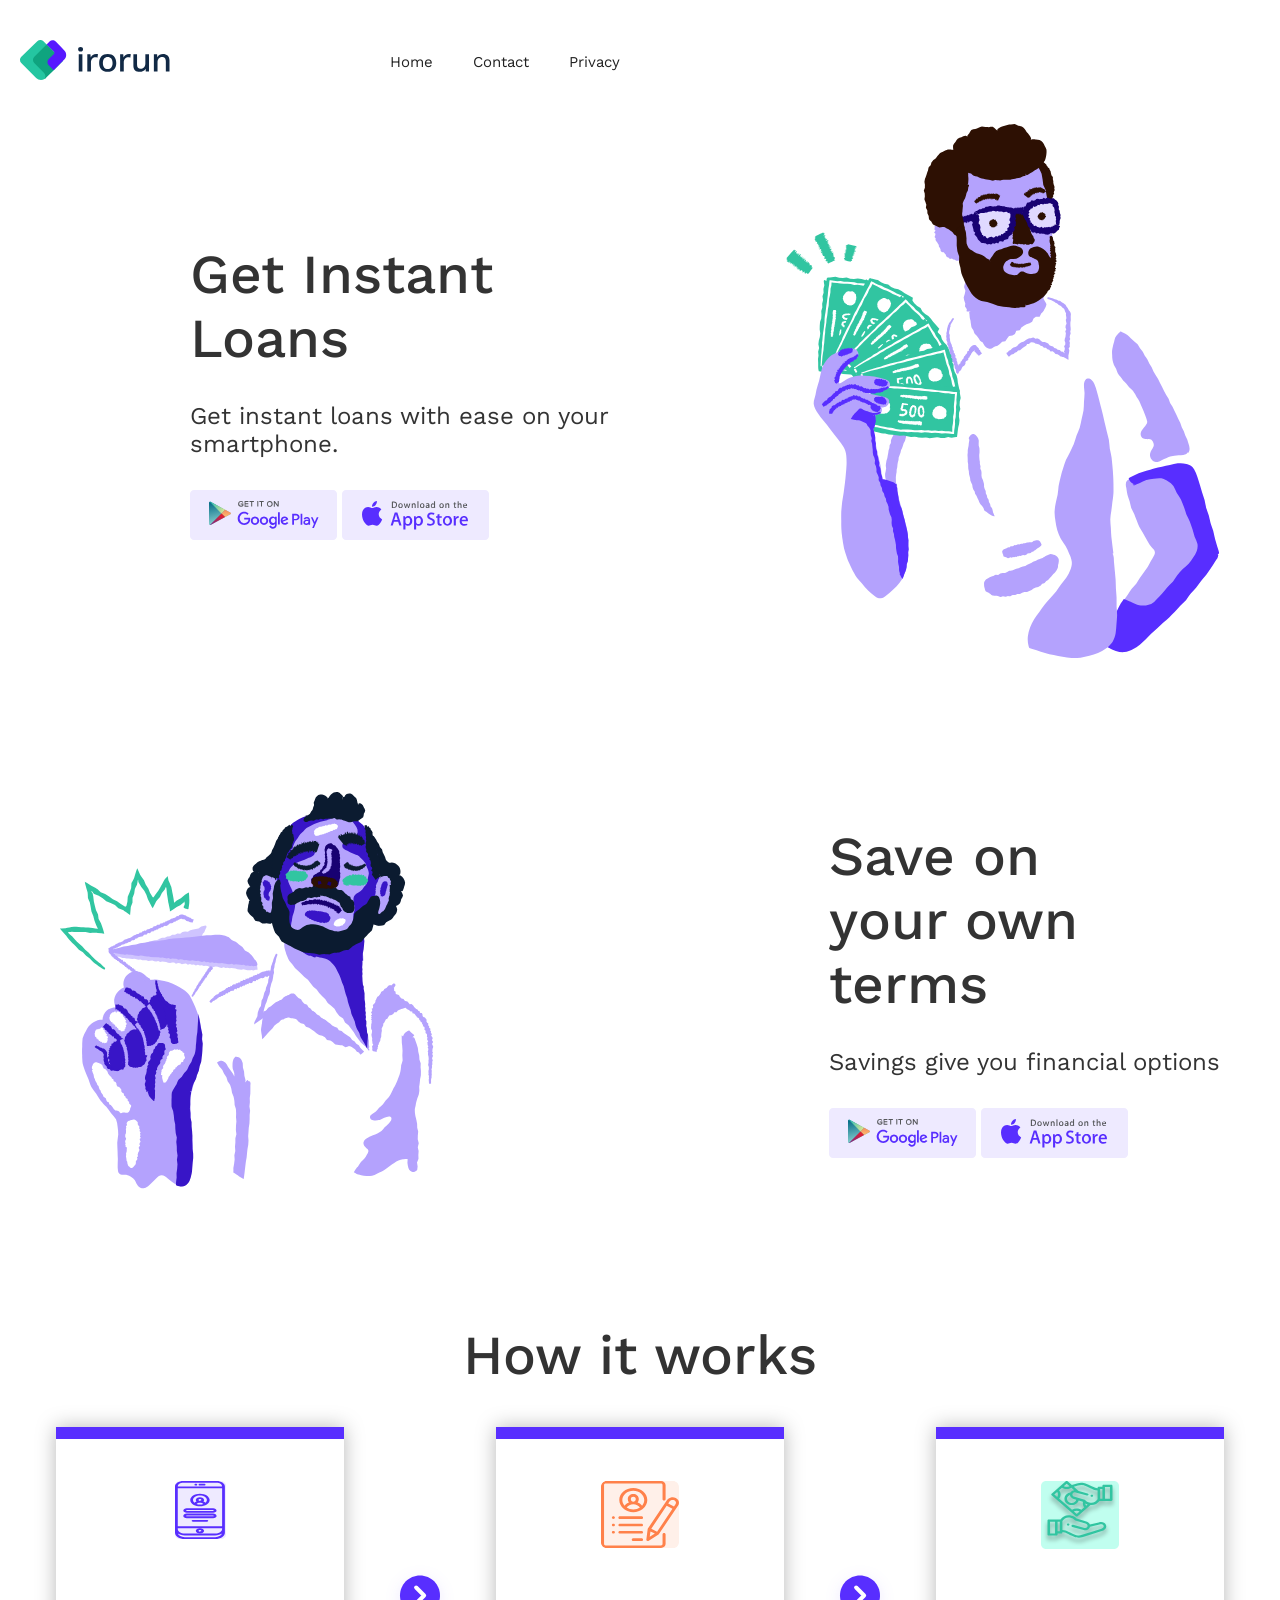
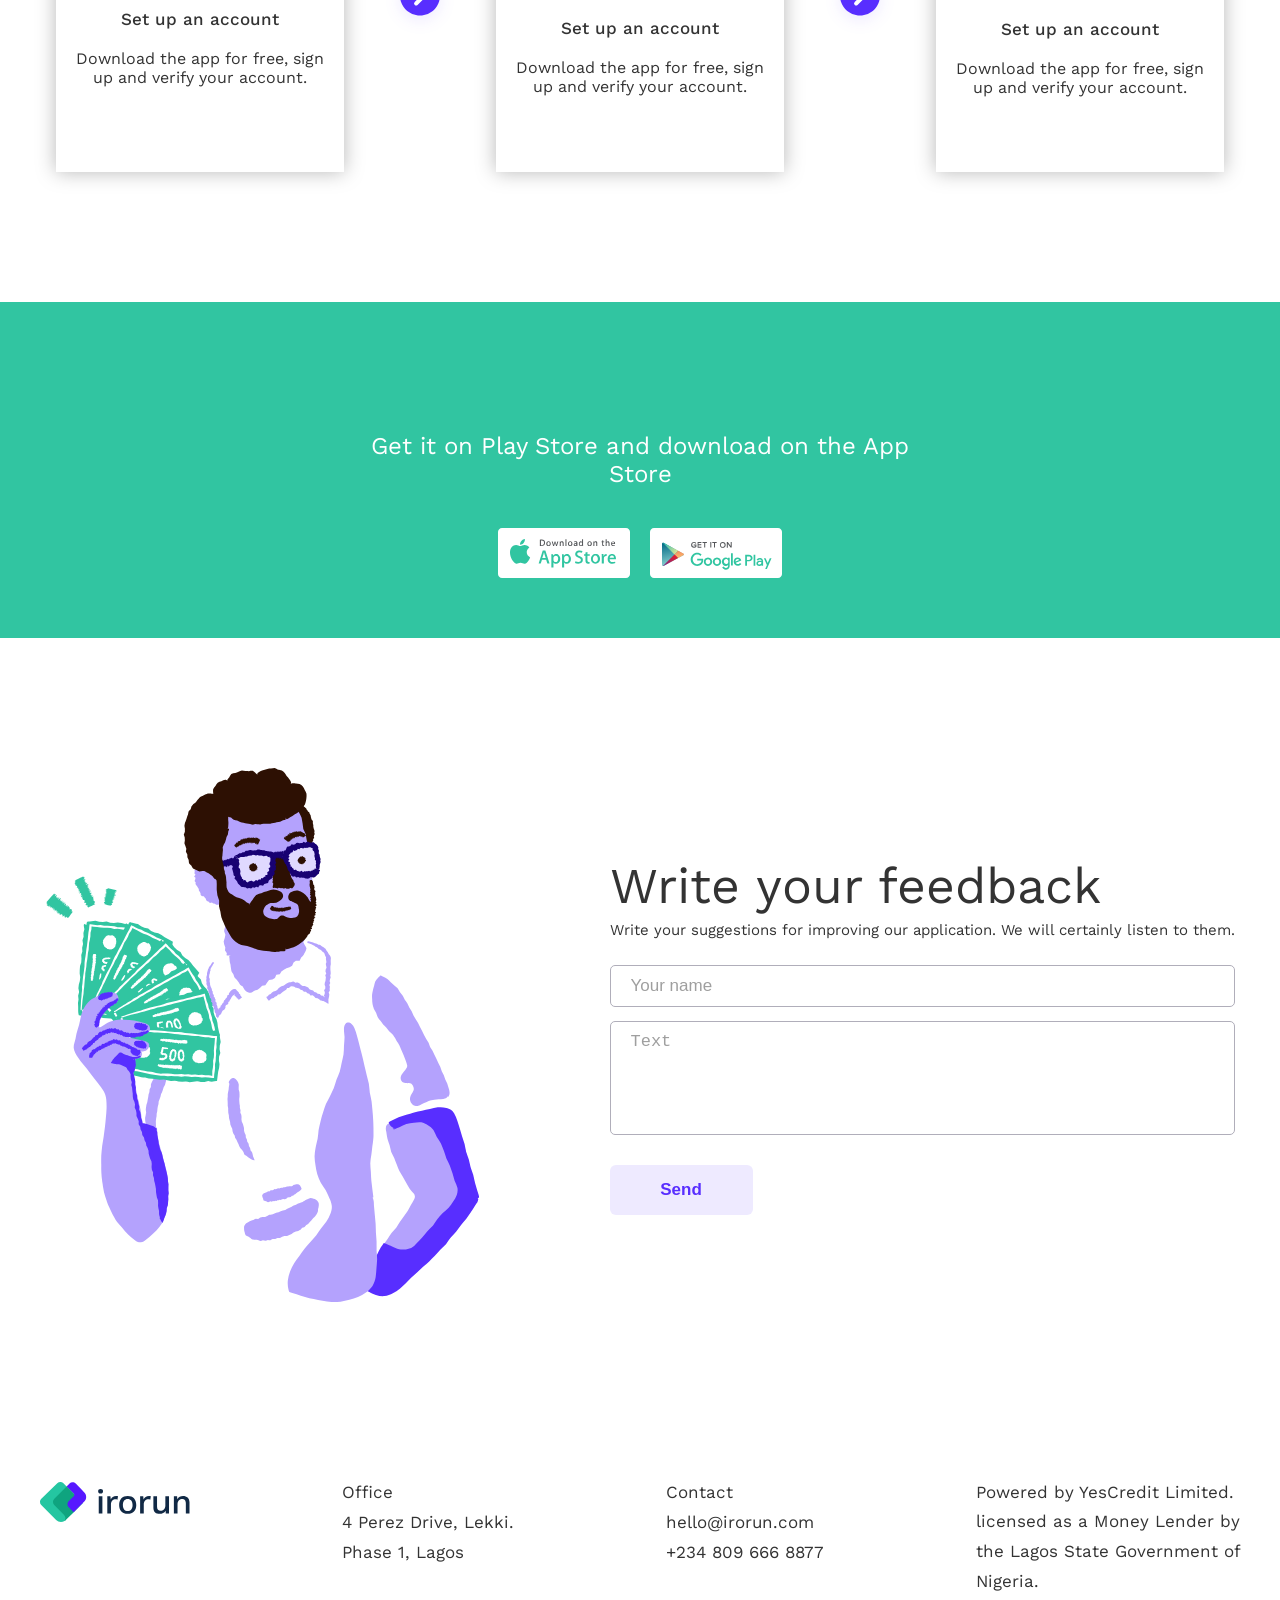
<file: index.html>
<!DOCTYPE html>
<html lang="en">
  <head>
    <meta charset="UTF-8" />
    <meta name="viewport" content="width=device-width, initial-scale=1.0" />
    <link rel="preconnect" href="https://fonts.googleapis.com" />
    <link rel="preconnect" href="https://fonts.gstatic.com" crossorigin />
    <link
      href="https://fonts.googleapis.com/css2?family=Work+Sans:ital,wght@0,100..900;1,100..900&display=swap"
      rel="stylesheet"
    />
    <link rel="stylesheet" href="/style.css" />
    <title>Irorun</title>
  </head>
  <body class="body">
    <header class="header">
      <div class="header__inner">
        <a href="#" class="logo header__logo">
          <img src="./assets/logo.svg" alt="Irorun logo" />
        </a>
        <nav class="menu">
          <ul class="menu__list">
            <li class="menu__item">
              <a href="#">Home</a>
            </li>
            <li class="menu__item">
              <a href="#">Contact</a>
            </li>
            <li class="menu__item">
              <a href="#">Privacy</a>
            </li>
          </ul>
        </nav>
      </div>
    </header>
    <main class="main">
      <section class="section">
        <div class="left__column">
          <h1 class="left__column-title">Get Instant Loans</h1>
          <p class="left__column-description">
            Get instant loans with ease on your smartphone.
          </p>
          <div class="left__column-btns">
            <a href="#">
              <img src="./assets/google-purple.svg" alt="" />
            </a>
            <a href="#">
              <img src="./assets/apple-purple.svg" alt="" />
            </a>
          </div>
        </div>
        <div class="right__column">
          <img src="./assets/man-1.svg" alt="" />
        </div>
      </section>
      <section class="section">
        <div class="right__column">
          <img src="./assets/man-2.svg" alt="" />
        </div>
        <div class="left__column">
          <h2 class="left__column-title">Save on your own terms</h2>
          <p class="left__column-description">
            Savings give you financial options
          </p>
          <div class="left__column-btns">
            <a href="#">
              <img src="./assets/google-purple.svg" alt="" />
            </a>
            <a href="#">
              <img src="./assets/apple-purple.svg" alt="" />
            </a>
          </div>
        </div>
      </section>
      <section class="section__works">
        <h2 class="section__works-title">How it works</h2>
        <div class="cards">
          <div class="card">
            <img class="card__img" src="./assets/account.svg" alt="" />
            <h3 class="card__title">Set up an account</h3>
            <p class="card__description">
              Download the app for free, sign up and verify your account.
            </p>
          </div>
          <img class="card__arrow" src="./assets/arrow.svg" alt="" />
          <div class="card">
            <img class="card__img" src="./assets/paper-pencil.svg" alt="" />
            <h3 class="card__title">Set up an account</h3>
            <p class="card__description">
              Download the app for free, sign up and verify your account.
            </p>
          </div>
          <img class="card__arrow" src="./assets/arrow.svg" alt="" />
          <div class="card">
            <img class="card__img" src="./assets/hands-money.svg" alt="" />
            <h3 class="card__title">Set up an account</h3>
            <p class="card__description">
              Download the app for free, sign up and verify your account.
            </p>
          </div>
        </div>
      </section>
      <section class="section__app">
        <h2 class="section__app-title">
          Get it on Play Store and download on the App Store
        </h2>
        <div class="section__app-btns">
          <img src="./assets/apple-white.svg" alt="" />
          <img src="./assets/google-white.svg" alt="" />
        </div>
      </section>
      <section class="section__form">
        <img src="./assets/man-3.svg" alt="" />
        <form action="#" class="form">
          <h2 class="form__title">Write your feedback</h2>
          <p class="form__description">
            Write your suggestions for improving our application. We will
            certainly listen to them.
          </p>
          <input placeholder="Your name" type="text" class="form__input" />
          <textarea
            placeholder="Text"
            class="form__textarea"
            name=""
            id=""
          ></textarea>
          <button class="form__button">Send</button>
        </form>
      </section>
    </main>
    <footer class="footer">
      <img class="footer__img" src="./assets/logo.svg" alt="" />
      <ul class="footer__list">
        <li>Office</li>
        <li>4 Perez Drive, Lekki.</li>
        <li>Phase 1, Lagos</li>
      </ul>
      <ul class="footer__list">
        <li>Contact</li>
        <li>hello@irorun.com</li>
        <li>+234 809 666 8877</li>
      </ul>
      <div class="footer__rights">
        <h4 class="footer__rights-title">Powered by YesCredit Limited.</h4>
        <p class="footer__rights-description">
          licensed as a Money Lender by the Lagos State Government of Nigeria.
        </p>
      </div>
    </footer>
  </body>
</html>
</file>
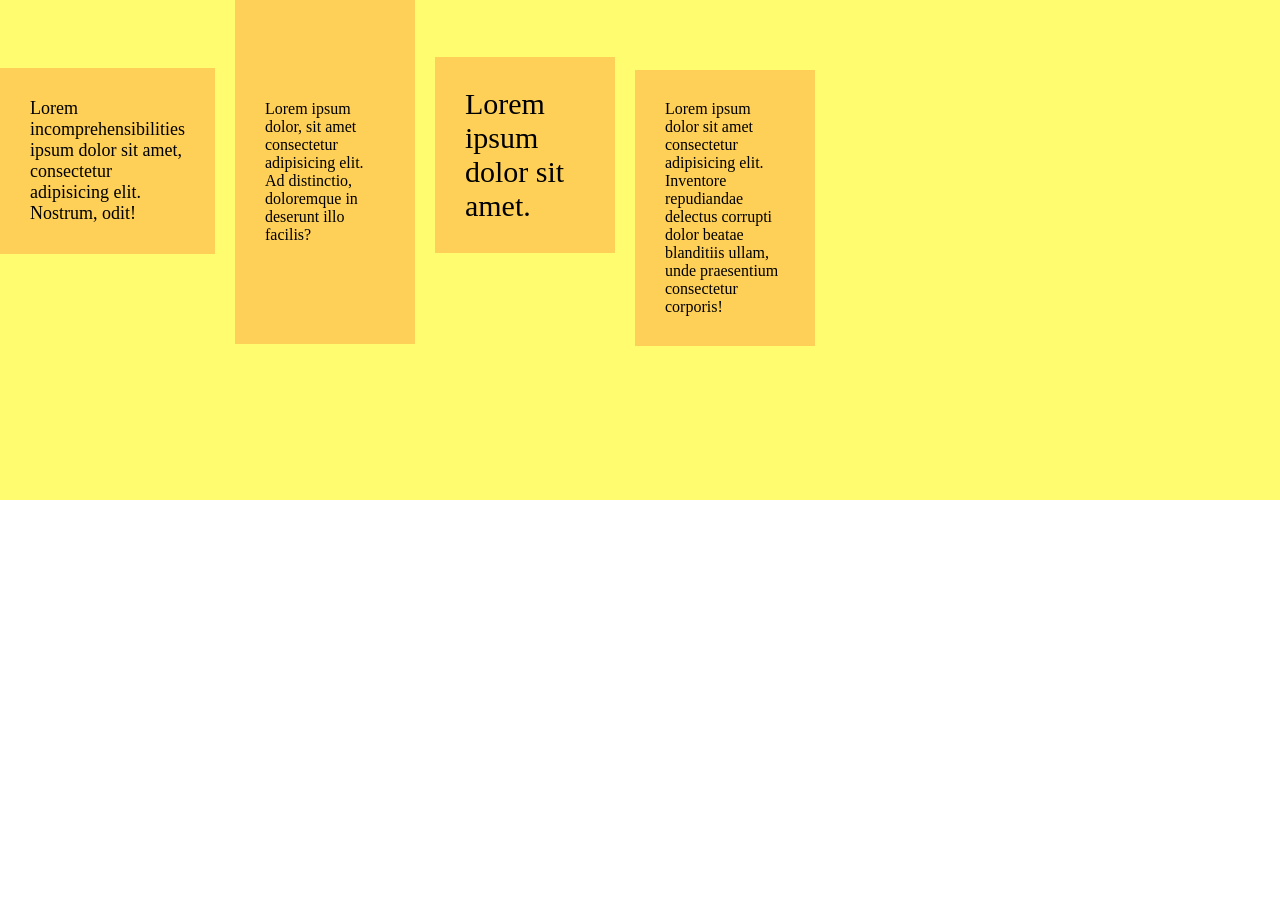
<file: baseline-example/index.html>
<!DOCTYPE html>
<html lang="en">

<head>
  <meta charset="UTF-8">
  <meta http-equiv="X-UA-Compatible" content="IE=edge">
  <meta name="viewport" content="width=device-width, initial-scale=1.0">
  <title>Flexbox</title>
  <link rel="stylesheet" href="styles.css">
</head>

<body>
  <div class="container">
    <div class="item item-1">Lorem incomprehensibilities ipsum dolor sit amet, consectetur adipisicing elit. Nostrum,
      odit!</div>
    <div class="item item-2">Lorem ipsum dolor, sit amet consectetur adipisicing elit. Ad distinctio, doloremque in
      deserunt illo facilis?</div>
    <div class="item item-3">Lorem ipsum dolor sit amet.</div>
    <div class="item item-4">Lorem ipsum dolor sit amet consectetur adipisicing elit. Inventore repudiandae delectus
      corrupti dolor beatae blanditiis ullam, unde praesentium consectetur corporis!</div>
  </div>
</body>

</html>
</file>
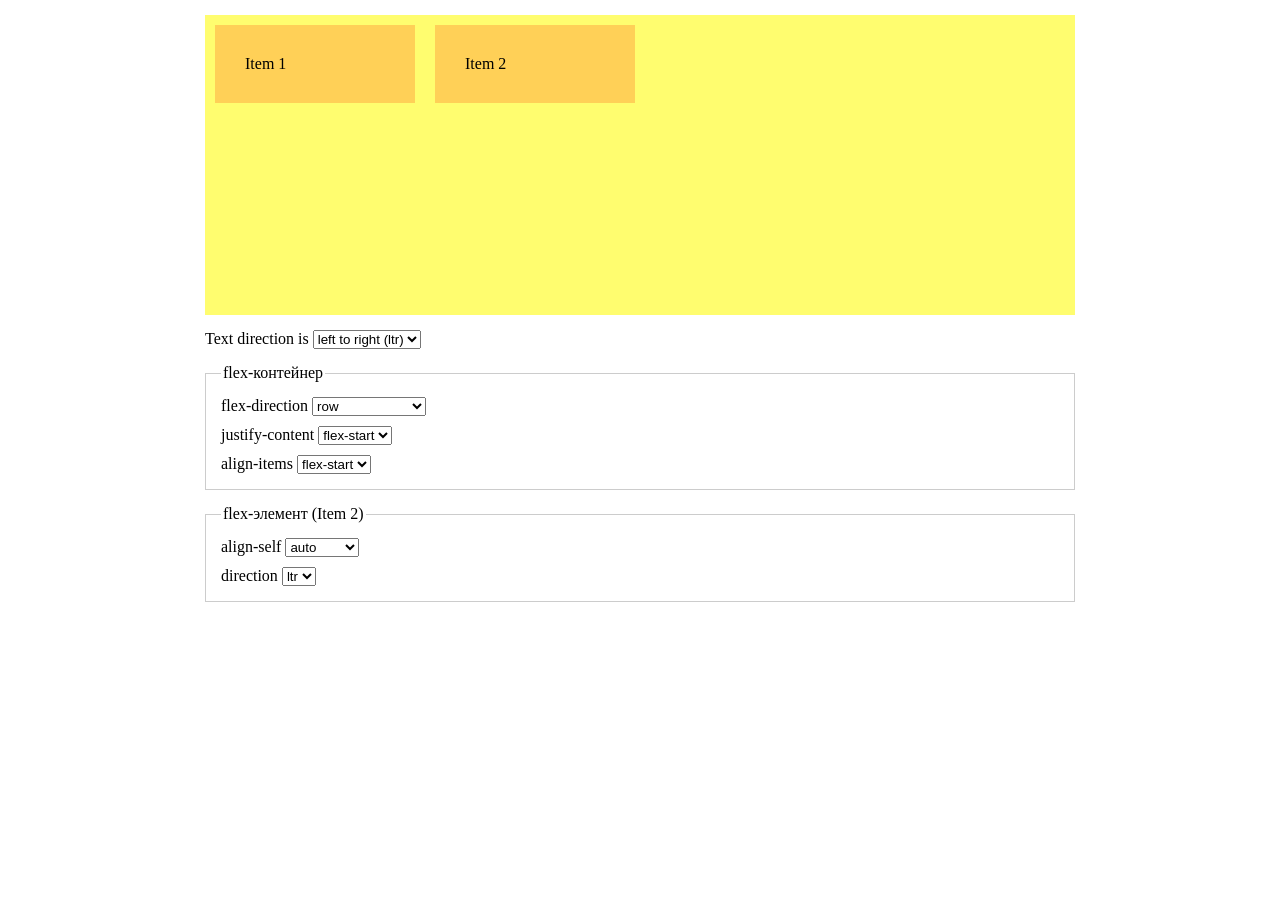
<file: direction-example/index.html>
<!DOCTYPE html>
<html lang="en" dir="ltr">

<head>
  <meta charset="UTF-8">
  <meta http-equiv="X-UA-Compatible" content="IE=edge">
  <meta name="viewport" content="width=device-width, initial-scale=1.0">
  <title>Flexbox</title>
  <link rel="stylesheet" href="styles.css">
</head>

<body>

  <div class="container">
    <div class="flex-container">
      <div class="flex-item">Item 1</div>
      <div class="flex-item flex-item-2">Item 2</div>
    </div>

    <label>
      Text direction is
      <select class="global-dir-switcher">
        <option value="ltr">left to right (ltr)</option>
        <option value="rtl">right to left (rtl)</option>
      </select>
    </label>

    <fieldset class="controls">
      <legend>flex-контейнер</legend>

      <label>
        flex-direction
        <select class="var-switcher" data-type="flex-direction">
          <option value="row">row</option>
          <option value="row-reverse">row-reverse</option>
          <option value="column">column</option>
          <option value="column-reverse">column-reverse</option>
        </select>
      </label>

      <label>
        justify-content
        <select class="var-switcher" data-type="justify-content">
          <option value="flex-start">flex-start</option>
          <option value="flex-end">flex-end</option>
          <option value="start">start</option>
          <option value="end">end</option>
          <option value="left">left</option>
          <option value="right">right</option>
        </select>
      </label>

      <label>
        align-items
        <select class="var-switcher" data-type="align-items">
          <option value="flex-start">flex-start</option>
          <option value="flex-end">flex-end</option>
          <option value="start">start</option>
          <option value="end">end</option>
          <option value="self-start">self-start</option>
          <option value="self-end">self-end</option>
        </select>
      </label>

    </fieldset>

    <fieldset class="controls">
      <legend>flex-элемент (Item 2)</legend>

      <label>
        align-self
        <select class="var-switcher" data-type="align-self">
          <option value="auto">auto</option>
          <option value="flex-start">flex-start</option>
          <option value="flex-end">flex-end</option>
          <option value="start">start</option>
          <option value="end">end</option>
          <option value="self-start">self-start</option>
          <option value="self-end">self-end</option>
        </select>
      </label>

      <label>
        direction
        <select class="var-switcher" data-type="direction-item">
          <option value="ltr">ltr</option>
          <option value="rtl">rtl</option>
        </select>
      </label>

    </fieldset>
  </div>

  <script src="app.js"></script>
</body>

</html>
</file>
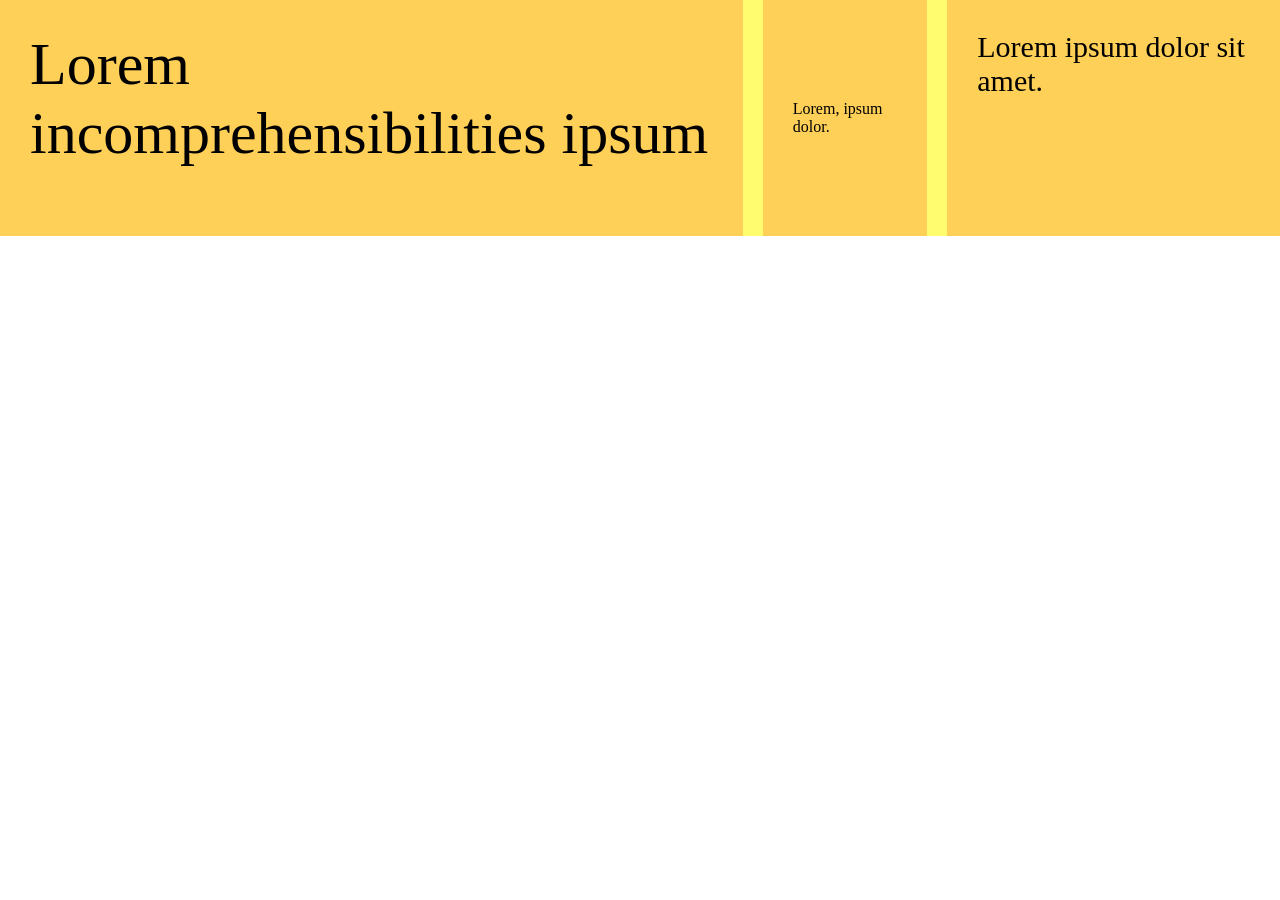
<file: safe-example/index.html>
<!DOCTYPE html>
<html lang="en">

<head>
  <meta charset="UTF-8">
  <meta http-equiv="X-UA-Compatible" content="IE=edge">
  <meta name="viewport" content="width=device-width, initial-scale=1.0">
  <title>Flexbox</title>
  <link rel="stylesheet" href="styles.css">
</head>

<body>
  <div class="container">
    <div class="item item-1">Lorem incomprehensibilities ipsum</div>
    <div class="item item-2">Lorem, ipsum dolor.</div>
    <div class="item item-3">Lorem ipsum dolor sit amet.</div>
  </div>
</body>

</html>
</file>
<file: style.css>
* {
  padding: 0;
  margin: 0;
  box-sizing: border-box;
  text-decoration: none;
}

:root {
  --text-color-nav: #222222;
  --text-color-base: #333333;
  --text-color-secondary: #ffffff;
  --text-color-hover: #0082f3;
  --color-bg: #31c5a1;
}

li {
  list-style: none;
}

a {
  text-decoration: none;
  color: inherit;
}

.body {
  font-family: "Work Sans", sans-serif;
  color: var(--text-color-base);
}

.header {
  max-width: 1240px;
  align-items: center;
  margin: 0 auto;
  padding: 40px 0;
}

.header__inner {
  display: flex;
  justify-content: space-between;
  max-width: 600px;
  align-items: center;
}

.menu__list {
  display: flex;
  gap: 40px;
  align-items: center;
}

.menu__item {
  cursor: pointer;
  font-size: 15px;
  color: var(--text-color-nav);
  transition: color 0.3s ease;
}

.menu__item:hover {
  color: var(--text-color-hover);
}

.main {
  display: flex;
  flex-direction: column;
  gap: 130px;
}

.section {
  max-width: 1240px;
  padding: 0 40px;
  margin: 0 auto;
  display: flex;
  width: 100%;
  align-items: center;
  justify-content: space-between;
}

.left__column {
  display: flex;
  flex-direction: column;
  gap: 32px;
  padding-left: 130px;
}

.left__column-title {
  font-weight: 500;
  font-size: 55px;
  max-width: 306px;
}

.left__column-description {
  font-size: 24px;
  max-width: 434px;
}

.section__works {
  display: flex;
  flex-direction: column;
  gap: 40px;
  margin-bottom: 60px;
  max-width: 1240px;
  margin: 0 auto;
}

.section__works-title {
  font-weight: 500;
  font-size: 55px;
  text-align: center;
}

.cards {
  display: flex;
  justify-content: space-between;
  gap: 40px;
}

.card {
  display: flex;
  flex-direction: column;
  gap: 20px;
  max-width: 288px;
  filter: drop-shadow(0px 0px 10px #b7b7b7);
  background-color: white;
  text-align: center;
  border-top: 12px solid #582eff;
  padding: 42px 20px 75px 20px;
}

.card__img {
  width: 51px;
  margin: 0 auto;
  height: auto;
  margin-bottom: 50px;
}

.card:not(:first-child) .card__img {
  width: 78px;
}

.card__title {
  font-size: 17px;
  font-weight: 500;
  color: #333333;
}

.section__app {
  display: flex;
  flex-direction: column;
  justify-content: center;
  align-items: center;
  padding: 130px 0 60px 0;
  background-color: #31c5a1;
}

.section__app-title {
  color: white;
  font-weight: 400;
  text-align: center;
  margin-bottom: 40px;
  max-width: 555px;
}

.section__app-btns {
  display: flex;
  align-items: center;
  gap: 20px;
}

.section__app-btns img {
  cursor: pointer;
}

.section__form {
  max-width: 1240px;
  margin: 0 auto;
  display: flex;
  justify-content: space-between;
  gap: 130px;
  align-items: center;
  margin-bottom: 120px;
}

.form {
  display: flex;
  flex-direction: column;
}

.form__title {
  font-size: 50px;
  font-weight: 400;
  margin-bottom: 6px;
}

.form__description {
  font-size: 15px;
  margin-bottom: 26px;
}

.form__input {
  font-size: 17px;
  padding: 10px 20px;
  border-radius: 5px;
  border: 1.5px solid #b0aeba;
  margin-bottom: 14px;
}

.form__input::placeholder {
  color: #9f9f9f;
}

.form__textarea {
  font-size: 17px;
  border-radius: 5px;
  border: 1.5px solid #b0aeba;
  padding: 10px 20px;
  height: 114px;
  margin-bottom: 30px;
  resize: none;
}

.form__textarea::placeholder {
  color: #9f9f9f;
}

.form__button {
  max-width: 143px;
  height: 50px;
  display: flex;
  justify-content: center;
  align-items: center;
  background-color: #eeeaff;
  color: #582eff;
  font-size: 17px;
  font-weight: 600;
  border: none;
  border-radius: 6px;
}

.footer {
  max-width: 1440px;
  margin: 0 auto;
  display: flex;
  padding: 60px 40px;
  justify-content: space-between;
  align-items: flex-start;
  font-size: 17px;
}

.footer__list {
  display: flex;
  flex-direction: column;
  gap: 10px;
}

.footer__list:first-child {
  margin-bottom: 10px;
}

.footer__rights {
  max-width: 264px;
}

.footer__rights-title {
  font-weight: 400;
  margin-bottom: 5px;
}

.footer__rights-description {
  line-height: 175%;
}
</file>
<file: baseline-example/styles.css>
* {
  box-sizing: border-box;
}

body {
  padding: 0;
  margin: 0;
}

.container {
  background: #fffd6f;
  display: flex;
  height: 500px;
  gap: 20px;
  align-items: first baseline;
  /* align-items: last baseline; */
}

.item {
  background: #ffd057;
  padding: 30px;
  flex-basis: 180px;
}

.item-1 {
  font-size: 18px;
}

.item-2 {
  padding: 100px 30px;
}

.item-3 {
  font-size: 30px;
}
</file>
<file: direction-example/styles.css>
:root {
  --flex-direction: row;
  --justify-content: flex-start;
  --align-items: flex-start;
  --align-self: auto;
  --direction-item: ltr;
}

* {
  box-sizing: border-box;
}

body {
  padding: 0;
  margin: 0;
}

.container {
  max-width: 900px;
  margin: 0 auto;
  padding: 0 15px;
}

.controls {
  margin: 15px 0;
  border: 1px solid #ccc;
  padding: 15px;
  display: flex;
  flex-direction: column;
  gap: 10px;
}

.flex-container {
  background: #fffd6f;
  height: 300px;
  padding: 10px;
  margin: 15px 0;
  display: flex;
  flex-direction: var(--flex-direction);
  justify-content: var(--justify-content);
  align-items: var(--align-items);
  gap: 20px;
}

.flex-item {
  background: #ffd057;
  padding: 30px;
  width: 200px;
}

.flex-item-2 {
  align-self: var(--align-self);
  direction: var(--direction-item);
}
</file>
<file: safe-example/styles.css>
* {
  box-sizing: border-box;
}

body {
  padding: 0;
  margin: 0;
}

.container {
  background: #fffd6f;
  display: flex;
  gap: 20px;
  /* align-items: safe center; */
  /* align-items: unsafe center; */
  /* align-items: flex-start; */
  /* flex-direction: column; */
  justify-content: safe center;
}

.item {
  background: #ffd057;
  padding: 30px;
  /* margin: 0 auto; */
}

.item-1 {
  font-size: 60px;
}

.item-2 {
  padding: 100px 30px;
}

.item-3 {
  font-size: 30px;
}
</file>
